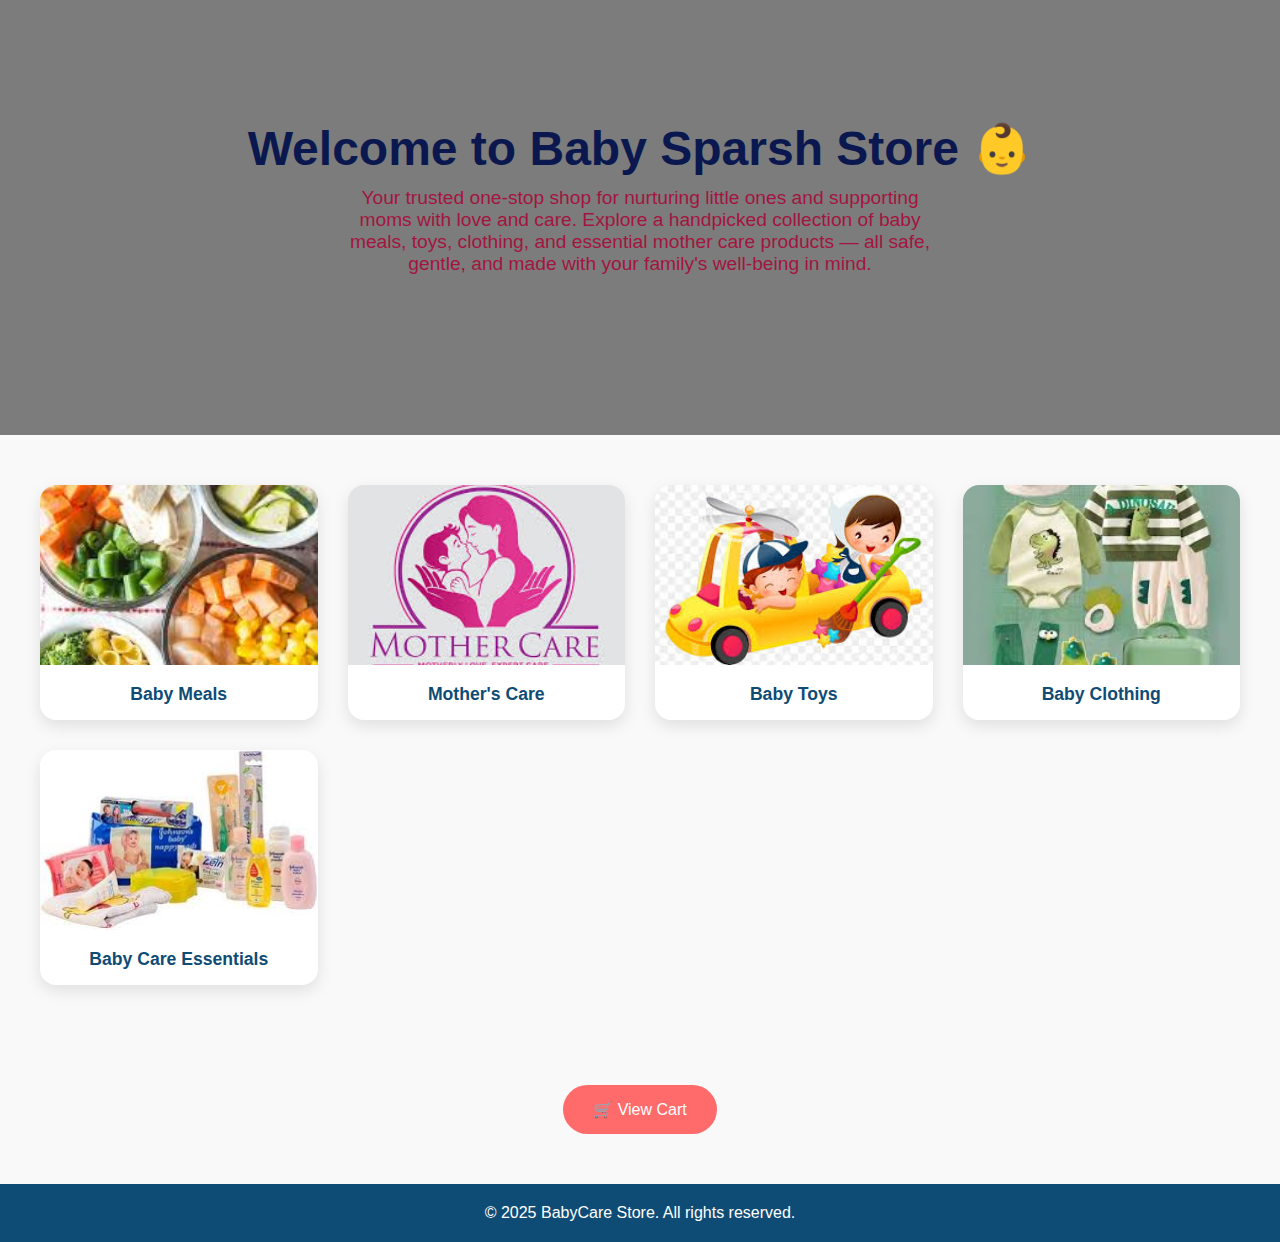
<file: index.html>
<!DOCTYPE html>
<html lang="en">
<head>
  <meta charset="UTF-8" />
  <meta name="viewport" content="width=device-width, initial-scale=1.0"/>
  <title>E-commerce Store</title>
  <link rel="stylesheet" href="css/style.css">
</head>
<body>
  <header>
    <h1>Welcome to Baby Sparsh Store 👶</h1>
<p>
  Your trusted one-stop shop for nurturing little ones and supporting moms with love and care. Explore a handpicked collection of baby meals, toys, clothing, and essential mother care products — all safe, gentle, and made with your family's well-being in mind.
</p>
  </header>

  <section class="category-grid">
    <div class="category-card">
      <img src="images/baby_meals.jpeg" alt="Baby Meals">
      <a href="baby-meals.html">Baby Meals</a>
    </div>
    <div class="category-card">
      <img src="images/mother_care.jpeg" alt="Mother's Care">
      <a href="mothers-care.html">Mother's Care</a>
    </div>
    <div class="category-card">
      <img src="images/baby_toys.jpeg" alt="Baby Toys">
      <a href="baby-toys.html">Baby Toys</a>
    </div>
    <div class="category-card">
      <img src="images/baby_clothing.jpeg" alt="Baby Clothing">
      <a href="baby-clothing.html">Baby Clothing</a>
    </div>
    <div class="category-card">
      <img src="images/baby_care.jpeg" alt="Baby Care Essentials">
      <a href="baby-care.html">Baby Care Essentials</a>
    </div>
  </section>

  <div class="cta">
    <button onclick="window.location.href='cart.html'">🛒 View Cart</button>
  </div>

  <footer>
    &copy; 2025 BabyCare Store. All rights reserved.
  </footer>
</body>
</html>
</file>
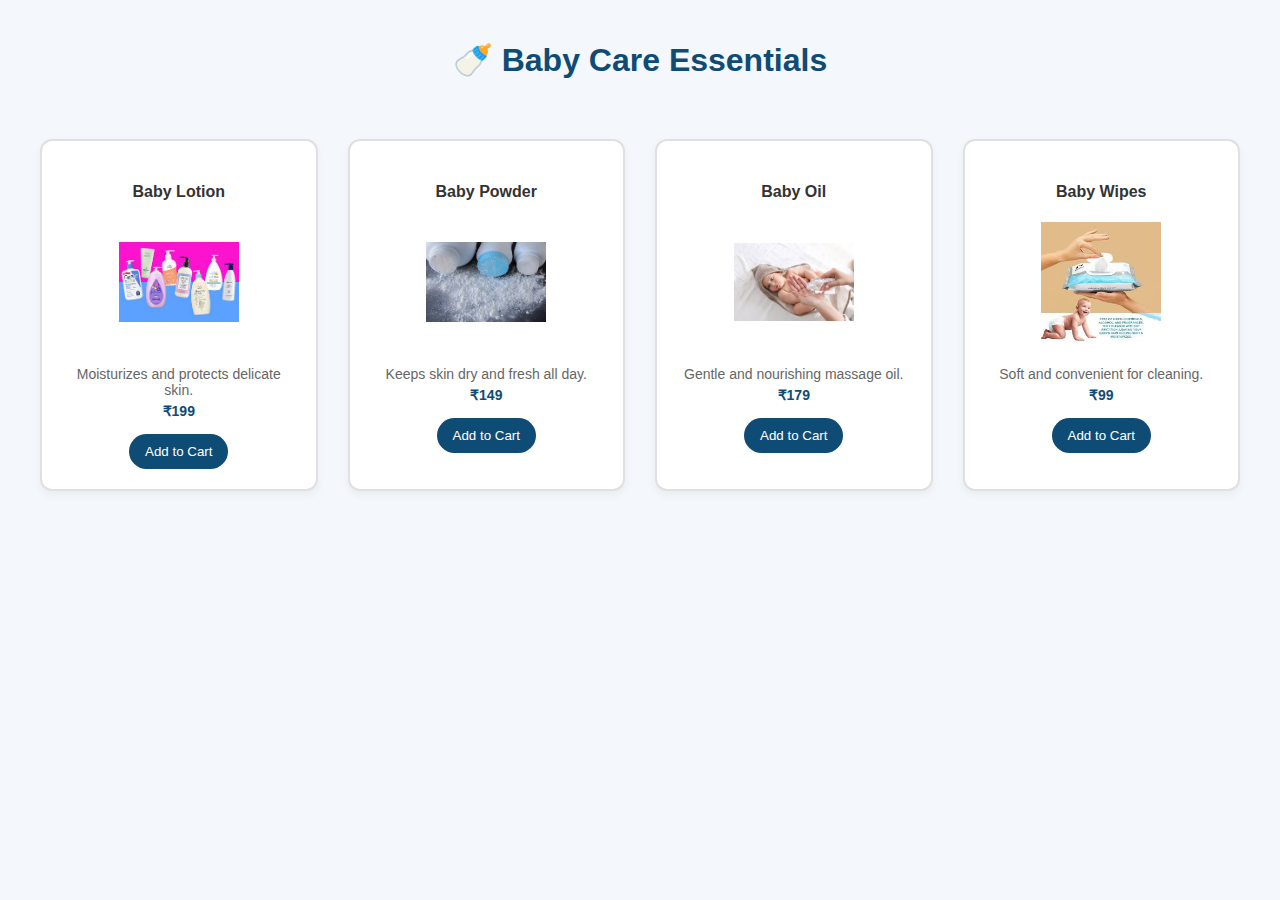
<file: baby-care.html>
<!DOCTYPE html>
<html lang="en">
<head>
  <meta charset="UTF-8" />
  <meta name="viewport" content="width=device-width, initial-scale=1.0"/>
  <title>Baby Care Essentials</title>
  <link rel="stylesheet" href="css/style1.css" />
  
</head>
<body>
  <h1>🍼 Baby Care Essentials</h1>

  <section class="product-grid">
    <div class="product-card">
      <h4>Baby Lotion</h4>
      <img src="images/baby_lotion.jpg" alt="Baby Lotion">
      <p>Moisturizes and protects delicate skin.</p>
      <p>₹199</p>
      <button onclick="addToCart(1)">Add to Cart</button>
    </div>
    <div class="product-card">
      <h4>Baby Powder</h4>
      <img src="images/baby_powder.jpg" alt="Baby Powder">
      <p>Keeps skin dry and fresh all day.</p>
      <p>₹149</p>
      <button onclick="addToCart(2)">Add to Cart</button>
    </div>
    <div class="product-card">
      <h4>Baby Oil</h4>
      <img src="images/baby_oil.jpg" alt="Baby Oil">
      <p>Gentle and nourishing massage oil.</p>
      <p>₹179</p>
      <button onclick="addToCart(3)">Add to Cart</button>
    </div>
    <div class="product-card">
      <h4>Baby Wipes</h4>
      <img src="images/baby_wipes.jpg" alt="Baby Wipes">
      <p>Soft and convenient for cleaning.</p>
      <p>₹99</p>
      <button onclick="addToCart(4)">Add to Cart</button>
    </div>
  </section>

  <script>
    const products = [
      { id: 1, name: "Baby Lotion", price: 199 },
      { id: 2, name: "Baby Powder", price: 149 },
      { id: 3, name: "Baby Oil", price: 179 },
      { id: 4, name: "Baby Wipes", price: 99 }
    ];

    function addToCart(id) {
      const product = products.find(p => p.id === id);
      if (!product) return;

      let cart = JSON.parse(localStorage.getItem('cart')) || [];
      const existing = cart.find(item => item.id === id);

      if (existing) {
        existing.quantity++;
      } else {
        cart.push({ ...product, quantity: 1 });
      }

      localStorage.setItem('cart', JSON.stringify(cart));
      alert(`${product.name} added to cart!`);
    }
  </script>
</body>
</html>
</file>
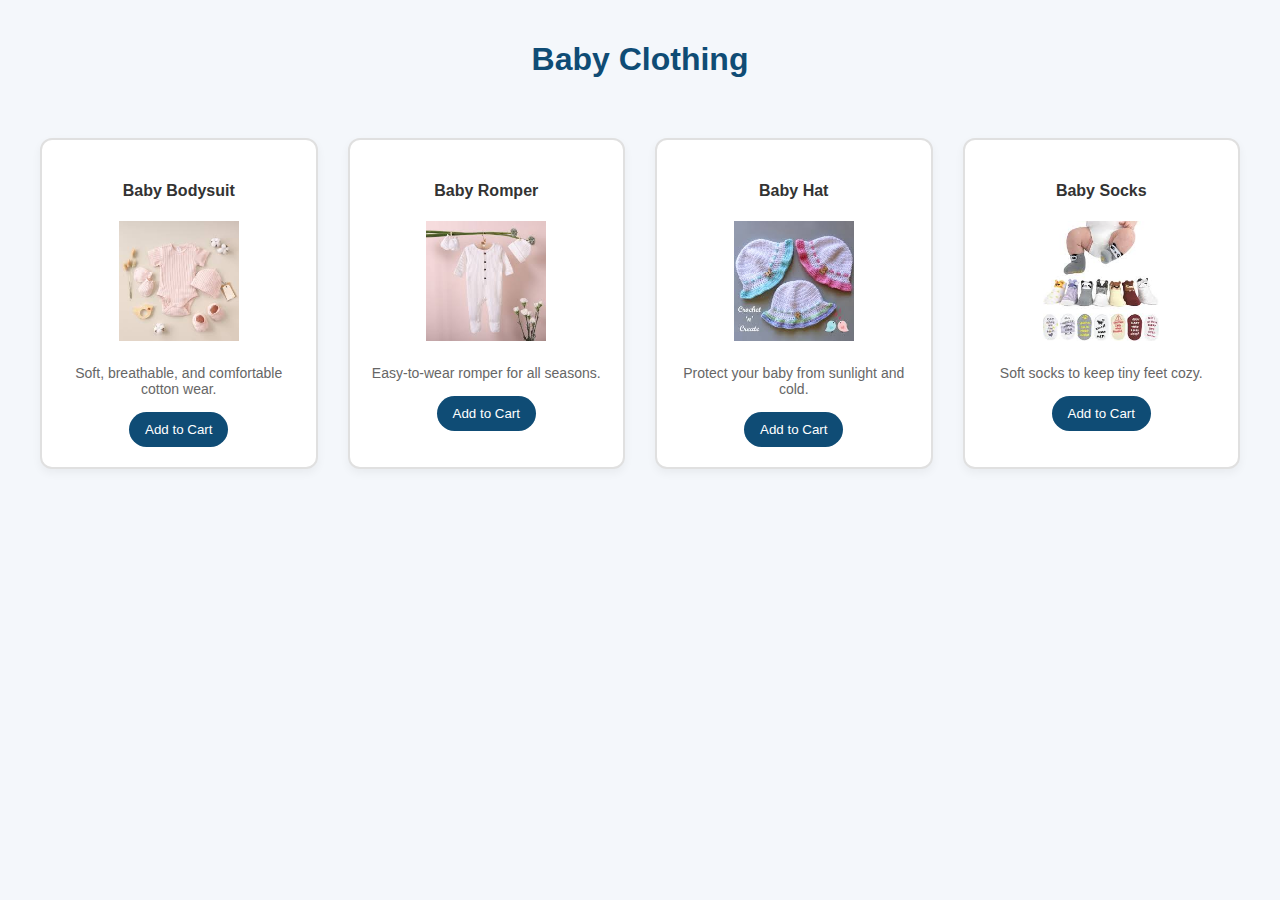
<file: baby-clothing.html>
<!DOCTYPE html>
<html lang="en">
<head>
  <meta charset="UTF-8" />
  <meta name="viewport" content="width=device-width, initial-scale=1.0"/>
  <title>Baby Clothing</title>
  <link rel="stylesheet" href="css/style1.css">
</head>
<body>
  <h1>Baby Clothing</h1>
  <section class="product-grid">
    <div class="product-card">
    <h4>Baby Bodysuit</h4>
      <img src="images/bodysuit.jpg" alt="Bodysuit">
        <p>Soft, breathable, and comfortable cotton wear.</p>
      <button onclick="addToCart(1)">Add to Cart</button>
    </div>

    <div class="product-card">
  <h4>Baby Romper</h4>
 <img src="images/romper.jpeg" alt="Romper">
    
      <p>Easy-to-wear romper for all seasons.</p>
    <button onclick="addToCart(2)">Add to Cart</button>
    </div>
    <div class="product-card">
   <h4>Baby Hat</h4>
      <img src="images/hat.jpg" alt="Baby Hat">
   
      <p>Protect your baby from sunlight and cold.</p>
   <button onclick="addToCart(3)">Add to Cart</button>
    </div>
    <div class="product-card">
  <h4>Baby Socks</h4>
      <img src="images/socks.jpg" alt="Socks">
    
      <p>Soft socks to keep tiny feet cozy.</p>
    <button onclick="addToCart(4)">Add to Cart</button>
    </div>
  </section>
<script>
    const products = [
      { id: 1, name: "Body Suit", price: 199 },
      { id: 2, name: "Baby Romper", price: 149 },
      { id: 3, name: "Baby Hat", price: 179 },
      { id: 4, name: "Baby Socks", price: 99 }
    ];

    function addToCart(id) {
      const product = products.find(p => p.id === id);
      if (!product) return;

      let cart = JSON.parse(localStorage.getItem('cart')) || [];
      const existing = cart.find(item => item.id === id);

      if (existing) {
        existing.quantity++;
      } else {
        cart.push({ ...product, quantity: 1 });
      }

      localStorage.setItem('cart', JSON.stringify(cart));
      alert(`${product.name} added to cart!`);
    }
  </script>
</body>
</html>
</file>
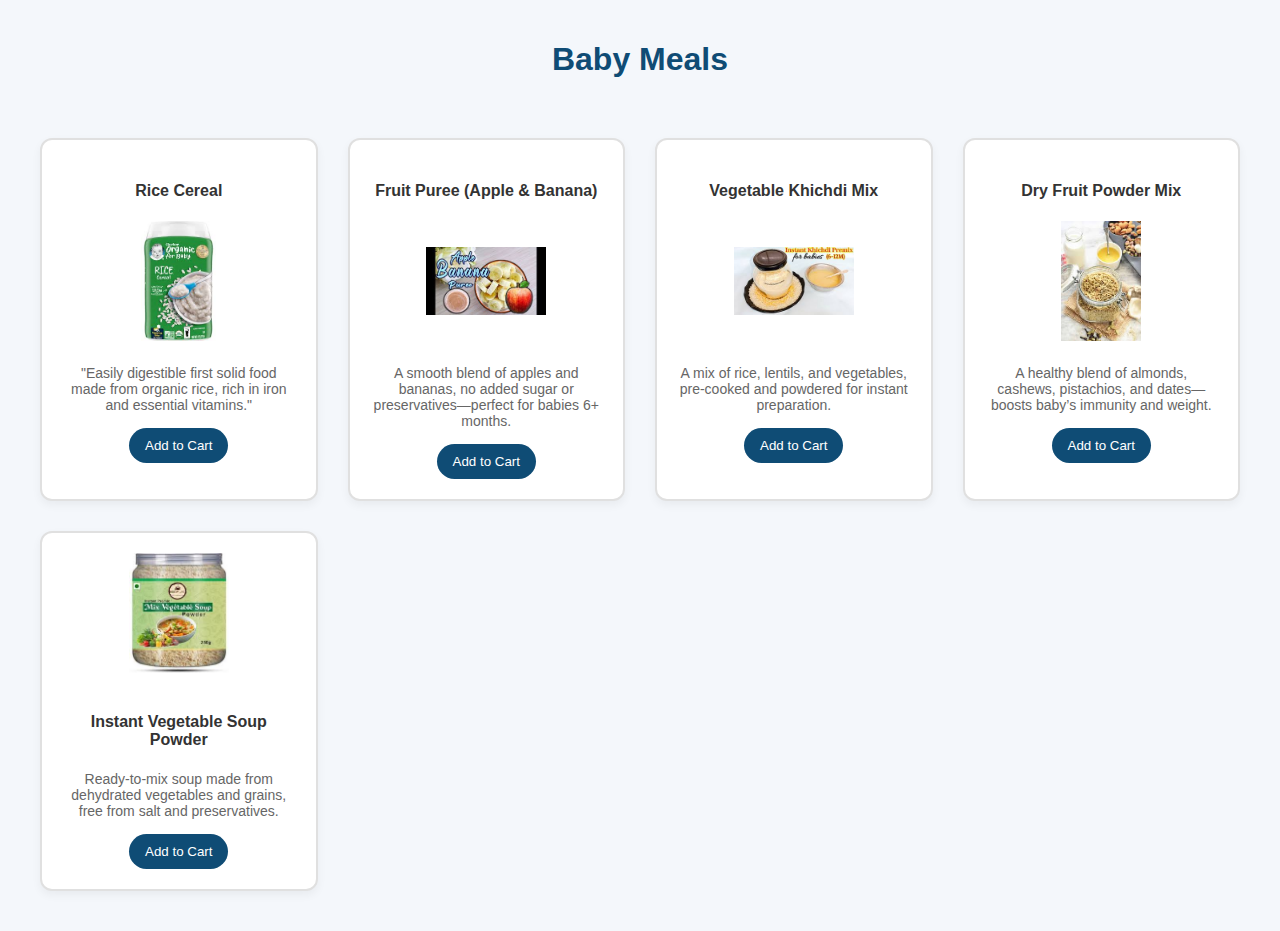
<file: baby-meals.html>
<!DOCTYPE html>
<html lang="en">
<head>
  <meta charset="UTF-8" />
  <meta name="viewport" content="width=device-width, initial-scale=1.0"/>
  <title>Baby Meals</title>
  <link rel="stylesheet" href="css/style1.css" />
</head>
<body>
  <h1>Baby Meals </h1>
  <section class="product-grid">
    <div class="product-card">
 <h4>Rice Cereal</h4>
      <img src="images/rice_cereal.jpeg" alt="Rice cereal">
       <p> "Easily digestible first solid food made from organic rice, rich in iron and essential vitamins." </p>
<button onclick="addToCart(1)">Add to Cart</button> 
</div>

 <div class="product-card">
      <h4>Fruit Puree (Apple & Banana)</h4>
<img src="images/apple_banana_puree.jpeg" alt="apple_banana_puree">
      <p>A smooth blend of apples and bananas, no added sugar or preservatives—perfect for babies 6+ months.</p>
      <button onclick="addToCart(2)">Add to Cart</button>
    </div>
    <div class="product-card">
      <h4>Vegetable Khichdi Mix</h4>
      <img src="images/khichadi_premix.jpeg" alt="vegetable_khichadi">
      <p>A mix of rice, lentils, and vegetables, pre-cooked and powdered for instant preparation.</p>
      <button onclick="addToCart(3)">Add to Cart</button>
    </div>

    <div class="product-card">
      <h4>Dry Fruit Powder Mix</h4>
      <img src="images/dryfruit_powder_mix.jpeg" alt="Dry Fruit Powder">
      <p>A healthy blend of almonds, cashews, pistachios, and dates—boosts baby’s immunity and weight.</p>
      <button onclick="addToCart(4)">Add to Cart</button>
    </div>

    <div class="product-card">
      <img src="images/mix_vegetable_soup_powder.jpeg" alt="Vegetable Soup">
      <h4>Instant Vegetable Soup Powder</h4>
      <p>Ready-to-mix soup made from dehydrated vegetables and grains, free from salt and preservatives.</p>
      <button onclick="addToCart(5)">Add to Cart</button>
    </div>
  </section>
<script>
    const products = [
  { id: 1, name: "Rice Cereal", price: 199 },
  { id: 2, name: "Fruit Puree (Apple & Banana)", price: 149 },
  { id: 3, name: "Vegetable Khichdi Mix", price: 179 },
  { id: 4, name: "Dry Fruit Powder Mix", price: 99 },
  { id: 5, name: "Instant Vegetable Soup Powder", price: 199 }
];
    function addToCart(id) {
      const product = products.find(p => p.id === id);
      if (!product) return;

      let cart = JSON.parse(localStorage.getItem('cart')) || [];
      const existing = cart.find(item => item.id === id);

      if (existing) {
        existing.quantity++;
      } else {
        cart.push({ ...product, quantity: 1 });
      }

      localStorage.setItem('cart', JSON.stringify(cart));
      alert(`${product.name} added to cart!`);
    }
  </script>
</body>
</html>
</file>
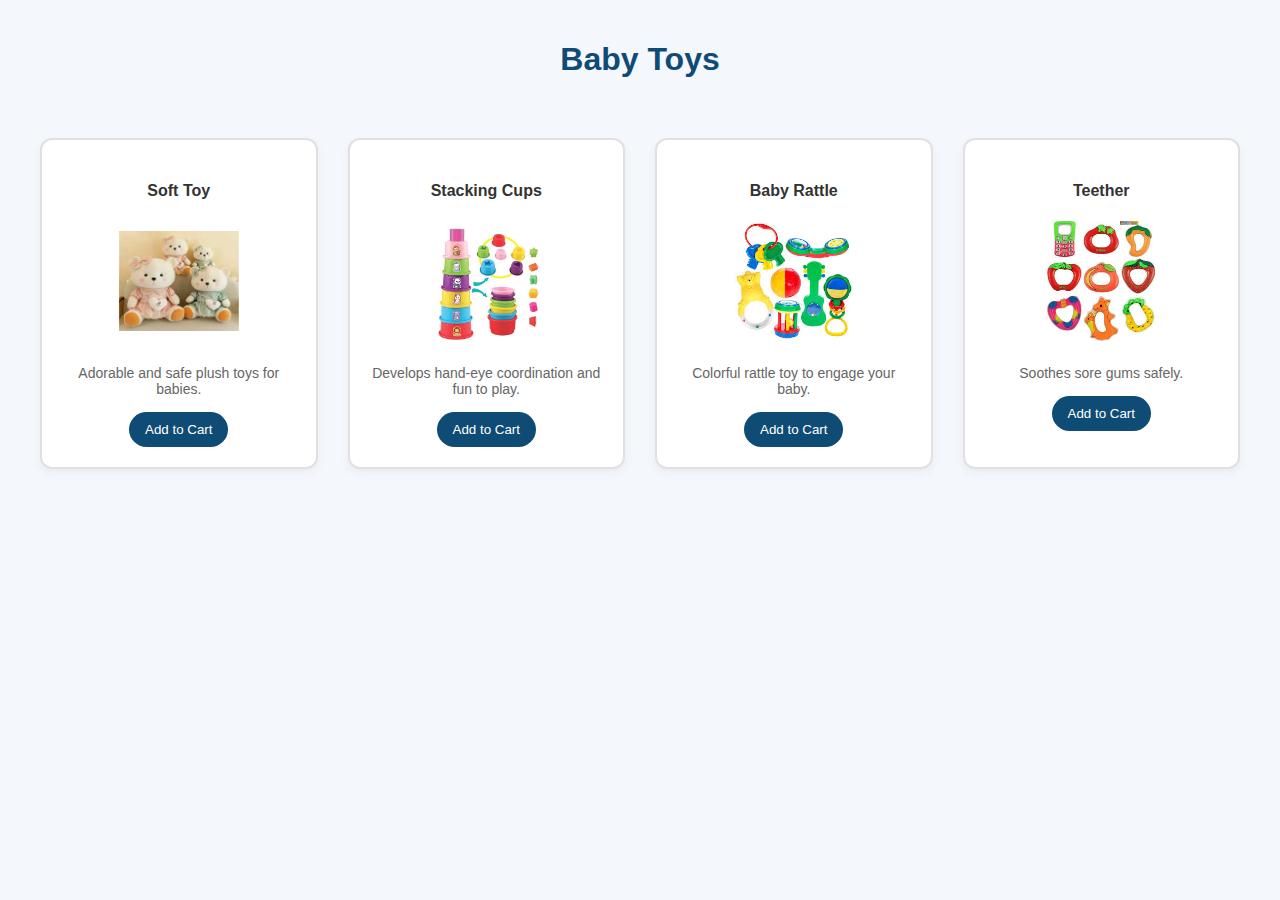
<file: baby-toys.html>
<!DOCTYPE html>
<html lang="en">
<head>
  <meta charset="UTF-8" />
  <meta name="viewport" content="width=device-width, initial-scale=1.0"/>
  <title>Baby Toys</title>
  <link rel="stylesheet" href="css/style1.css">
</head>
<body>
  <h1>Baby Toys</h1>
  <section class="product-grid">
    <div class="product-card">
    <h4>Soft Toy</h4> 
     <img src="images/soft_toy.jpg" alt="Soft Toy">
     <p>Adorable and safe plush toys for babies.</p>
      <button onclick="addToCart(1)">Add to Cart</button>
    </div>
    <div class="product-card">
      <h4>Stacking Cups</h4>
      <img src="images/stacking_cup.jpg" alt="Stacking Cups">
      <p>Develops hand-eye coordination and fun to play.</p>
      <button onclick="addToCart(2)">Add to Cart</button>
    </div>

    <div class="product-card">
      <h4>Baby Rattle</h4>
      <img src="images/rattle.jpg" alt="Rattle">
      <p>Colorful rattle toy to engage your baby.</p>
      <button onclick="addToCart(3)">Add to Cart</button>
    </div>

    <div class="product-card">
      <h4>Teether</h4>
      <img src="images/teether.jpg" alt="Teether">
      <p>Soothes sore gums safely.</p>
      <button onclick="addToCart(4)">Add to Cart</button>
    </div>
  </section>
<script>
    const products = [
  { id: 1, name: "Soft Toy", price: 199 },
  { id: 2, name: "Stacking Cups", price: 149 },
  { id: 3, name: "Baby Rattle", price: 179 },
  { id: 4, name: "Teether", price: 99 },
];
    function addToCart(id) {
      const product = products.find(p => p.id === id);
      if (!product) return;

      let cart = JSON.parse(localStorage.getItem('cart')) || [];
      const existing = cart.find(item => item.id === id);

      if (existing) {
        existing.quantity++;
      } else {
        cart.push({ ...product, quantity: 1 });
      }

      localStorage.setItem('cart', JSON.stringify(cart));
      alert(`${product.name} added to cart!`);
    }
  </script>
</body>
</html>
</file>
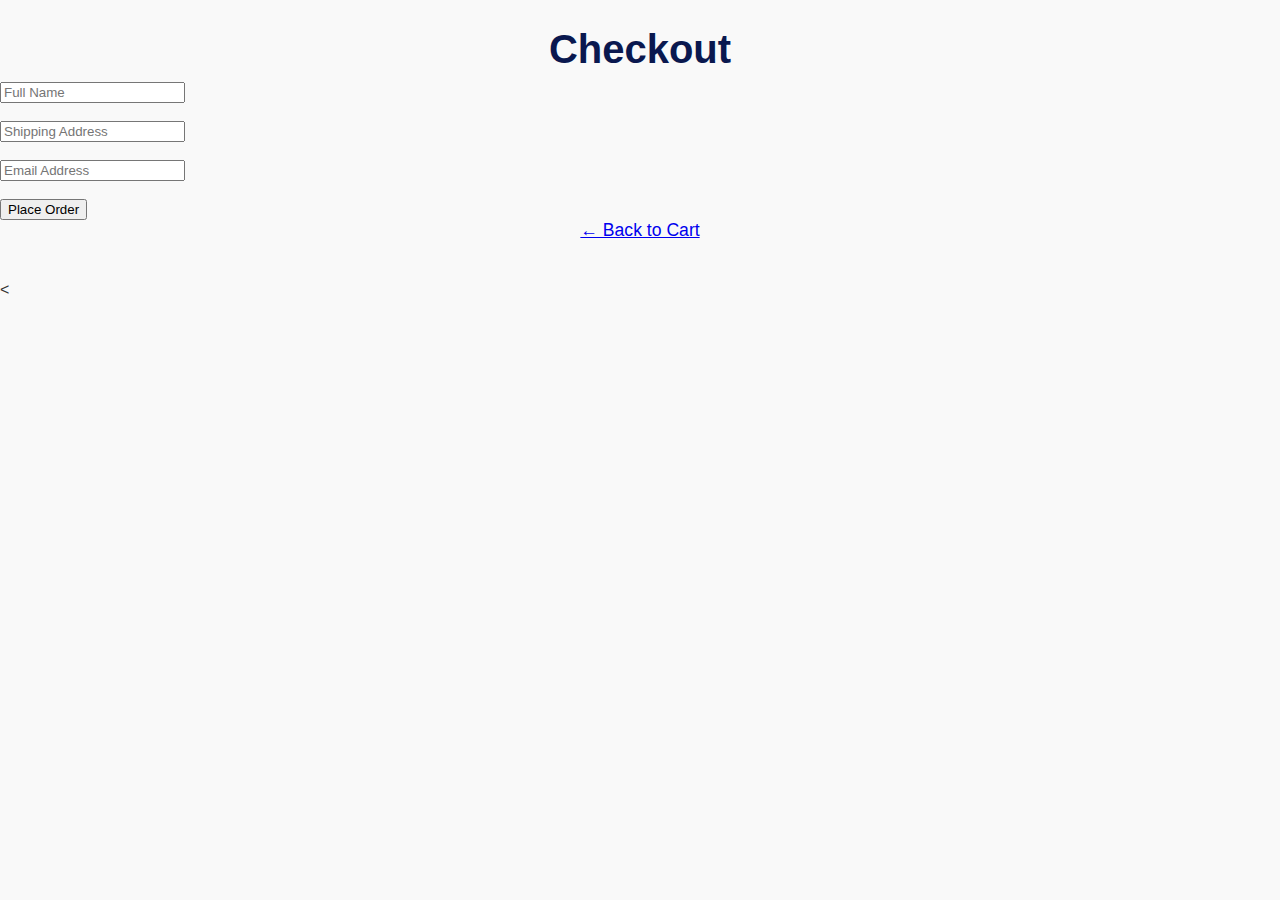
<file: checkout.html>
<!DOCTYPE html>
<html lang="en">
<head>
  <meta charset="UTF-8" />
  <meta name="viewport" content="width=device-width, initial-scale=1.0"/>
  <title>Checkout</title>
  <link rel="stylesheet" href="css/style.css" />
</head>
<body>
  <h1>Checkout</h1>

  <form id="checkout-form">
    <input type="text" id="name" placeholder="Full Name" required><br><br>
    <input type="text" id="address" placeholder="Shipping Address" required><br><br>
    <input type="email" id="email" placeholder="Email Address" required><br><br>
    <button type="submit">Place Order</button>
  </form>

  <!-- Optional: Back to cart link -->
  <p><a href="cart.html">← Back to Cart</a></p>

  <script>
    document.getElementById('checkout-form').addEventListener('submit', function(e) {
      e.preventDefault();
      const name = document.getElementById('name').value.trim();
      const address = document.getElementById('address').value.trim();
      const email = document.getElementById('email').value.trim();

      if (!name || !address || !email) {
        alert("Please fill in all fields.");
        return;
      }

      alert("🎉 Order Placed Successfully!");
      localStorage.removeItem('cart');
      this.reset();
    });
  </script>
<
</file>
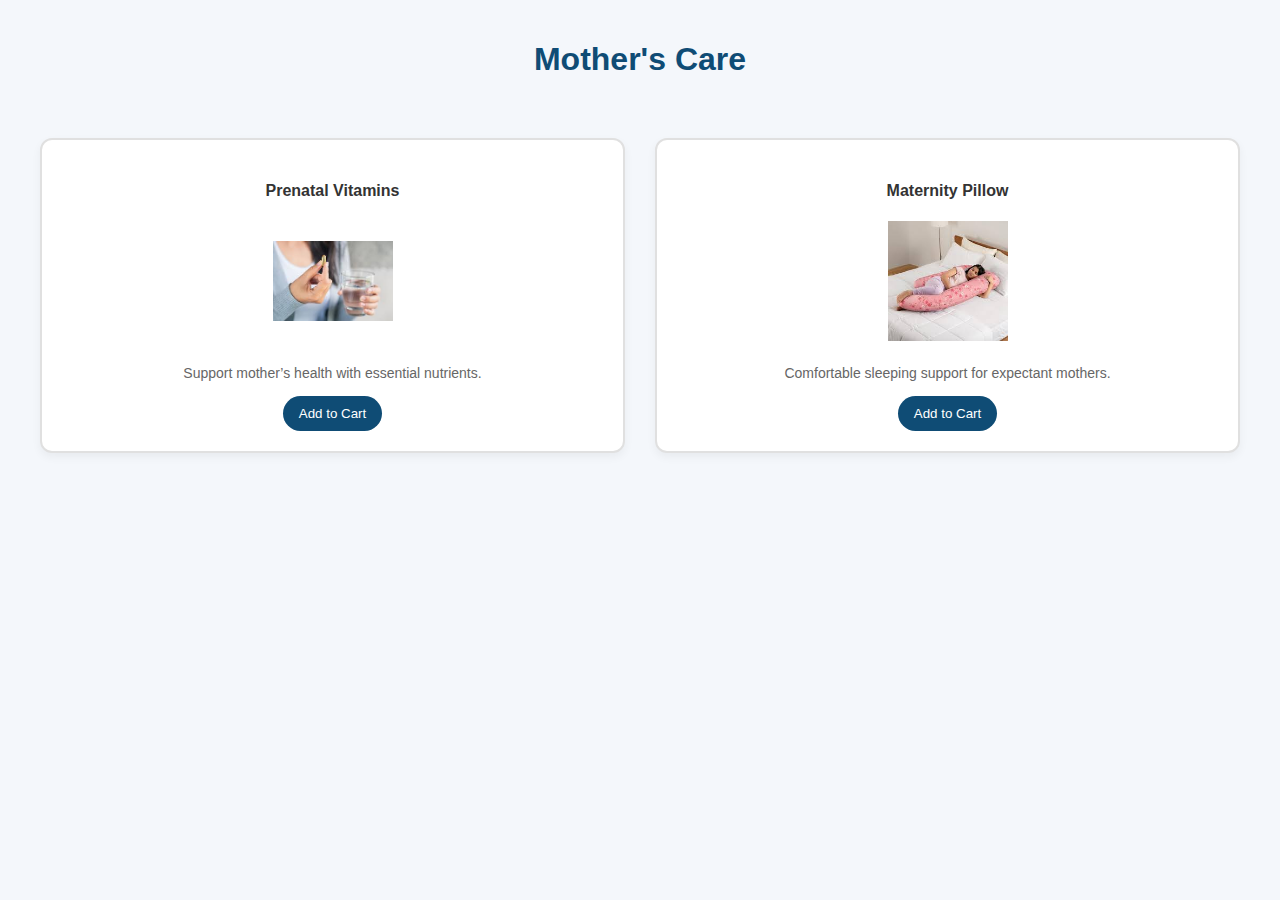
<file: mothers-care.html>
<!DOCTYPE html>
<html lang="en">
<head>
  <meta charset="UTF-8" />
  <meta name="viewport" content="width=device-width, initial-scale=1.0"/>
  <title>Mother's Care</title>
  <link rel="stylesheet" href="css/style1.css">
</head>
<body>
  <h1>Mother's Care</h1>
  <section class="product-grid">
    <div class="product-card">
      <h4>Prenatal Vitamins</h4> 
      <img src="images/mother_vitamins.jpeg" alt="Prenatal Vitamins">  
      <p>Support mother’s health with essential nutrients.</p>
      <button onclick="addToCart(1)">Add to Cart</button>
    </div>
    <div class="product-card">
      <h4>Maternity Pillow</h4>
      <img src="images/maternity_pillow.jpeg" alt="Maternity Pillow">
      <p>Comfortable sleeping support for expectant mothers.</p>
       <button onclick="addToCart(2)">Add to Cart</button>
    </div>
  </section>
<script>
    const products = [
      { id: 1, name: "Prenatal Vitamins", price: 599 },
      { id: 2, name: "Maternity Pillow", price: 249 },
    ];

    function addToCart(id) {
      const product = products.find(p => p.id === id);
      if (!product) return;

      let cart = JSON.parse(localStorage.getItem('cart')) || [];
      const existing = cart.find(item => item.id === id);

      if (existing) {
        existing.quantity++;
      } else {
        cart.push({ ...product, quantity: 1 });
      }

      localStorage.setItem('cart', JSON.stringify(cart));
      alert(`${product.name} added to cart!`);
    }
  </script>
</body>
</html>
</file>
<file: css/style.css>
body {
      font-family: 'Poppins', sans-serif;
      margin: 0;
      background-color: #f9f9f9;
      color: #333;
    }
    header {
     
      color: #fff;
      text-align: center;
      padding: 120px 20px;
      position: relative;
    }
    header::after {
      content: "";
      background: rgba(0,0,0,0.5);
      position: absolute;
      top:0; left:0; right:0; bottom:0;
    }
h1 {
  text-align: center;
  font-size: 2.5em;
  color: #0A184F;
  margin-bottom: 10px;
}

p {
  text-align: center;
  font-size: 1.1em;
  color: #A31540;
  max-width: 600px;
  margin: 0 auto 40px;
}

    header h1 {
      position: relative;
      z-index: 1;
      font-size: 3rem;
      margin: 0;
      animation: fadeInDown 1s ease;
    }
    header p {
      position: relative;
      z-index: 1;
      font-size: 1.2rem;
      margin-top: 10px;
    }
    @keyframes fadeInDown {
      from {opacity: 0; transform: translateY(-30px);}
      to {opacity: 1; transform: translateY(0);}
    }
    .category-grid {
      display: grid;
      grid-template-columns: repeat(auto-fit, minmax(220px, 1fr));
      gap: 30px;
      padding: 50px 20px;
      max-width: 1200px;
      margin: auto;
    }
    .category-card {
      background: #fff;
      border-radius: 16px;
      overflow: hidden;
      box-shadow: 0 6px 16px rgba(0,0,0,0.1);
      text-align: center;
      transition: transform 0.3s ease, box-shadow 0.3s ease;
      cursor: pointer;
    }
    .category-card:hover {
      transform: translateY(-10px);
      box-shadow: 0 12px 25px rgba(0,0,0,0.2);
    }
    .category-card img {
      width: 100%;
      height: 180px;
      object-fit: cover;
    }
    .category-card a {
      display: block;
      padding: 15px;
      font-weight: 600;
      color: #0f4c75;
      text-decoration: none;
      font-size: 1.1rem;
    }
    .category-card a:hover {
      color: #ff6b6b;
    }
    .cta {
      text-align: center;
      margin: 50px 0;
    }
    .cta button {
      background-color: #ff6b6b;
      color: white;
      border: none;
      padding: 15px 30px;
      border-radius: 30px;
      font-size: 1rem;
      cursor: pointer;
      transition: background 0.3s ease;
    }
    .cta button:hover {
      background-color: #ff4b4b;
    }
    footer {
      text-align: center;
      padding: 20px;
      background-color: #0f4c75;
      color: white;
      margin-top: 50px;
    }
</file>
<file: css/style1.css>
body {
  font-family: 'Segoe UI', sans-serif;
  margin: 0;
  padding: 20px;
  background-color: #f4f7fb;
  color: #333;
}

h1 {
  text-align: center;
  color: #0f4c75;
  margin-bottom: 40px;
}

/* Container for all product blocks */
.product-grid {
  display: grid;
  grid-template-columns: repeat(auto-fit, minmax(240px, 1fr));
  gap: 30px;
  max-width: 1200px;
  margin: auto;
  padding: 20px;
}

/* Each individual product block */
.product-card {
  background-color: #ffffff;
  border: 2px solid #e0e0e0;
  border-radius: 12px;
  padding: 20px;
  text-align: center;
  transition: all 0.3s ease-in-out;
  box-shadow: 0 4px 10px rgba(0, 0, 0, 0.05);
}

.product-card:hover {
  border-color: #0f4c75;
  box-shadow: 0 8px 20px rgba(0, 0, 0, 0.1);
  transform: translateY(-6px);
}

/* Product Image */
.product-card img {
  width: 120px;
  height: 120px;
  object-fit: contain;
  margin-bottom: 15px;
}

/* Product Title */
.product-card h3 {
  font-size: 18px;
  margin: 10px 0;
  color: #333;
}

/* Product Description */
.product-card p {
  font-size: 14px;
  color: #666;
  margin: 5px 0;
}

/* Price */
.product-card p:nth-of-type(2) {
  font-weight: bold;
  color: #0f4c75;
}

/* Add to Cart Button */
.product-card button {
  margin-top: 10px;
  padding: 10px 16px;
  border: none;
  background-color: #0f4c75;
  color: white;
  border-radius: 25px;
  cursor: pointer;
  transition: background-color 0.3s ease;
}

.product-card button:hover {
  background-color: #085684;
}
</file>
